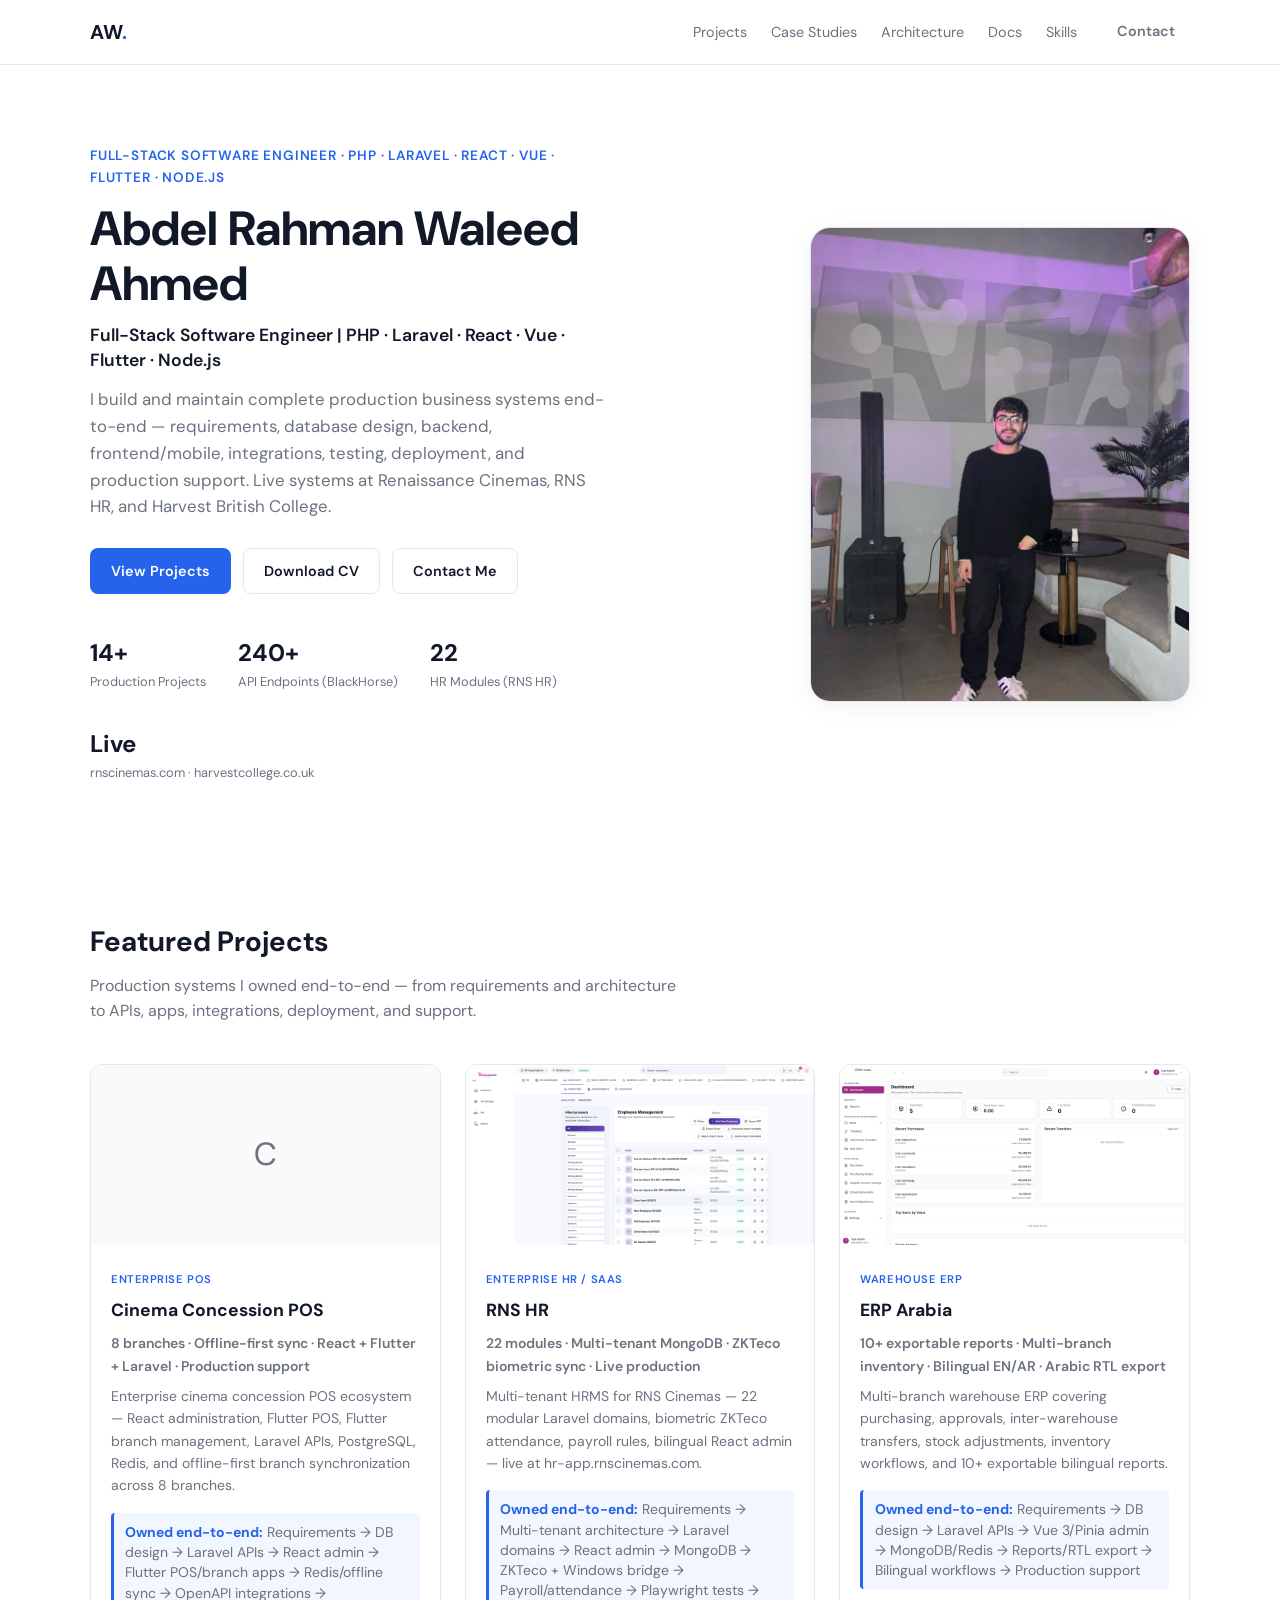
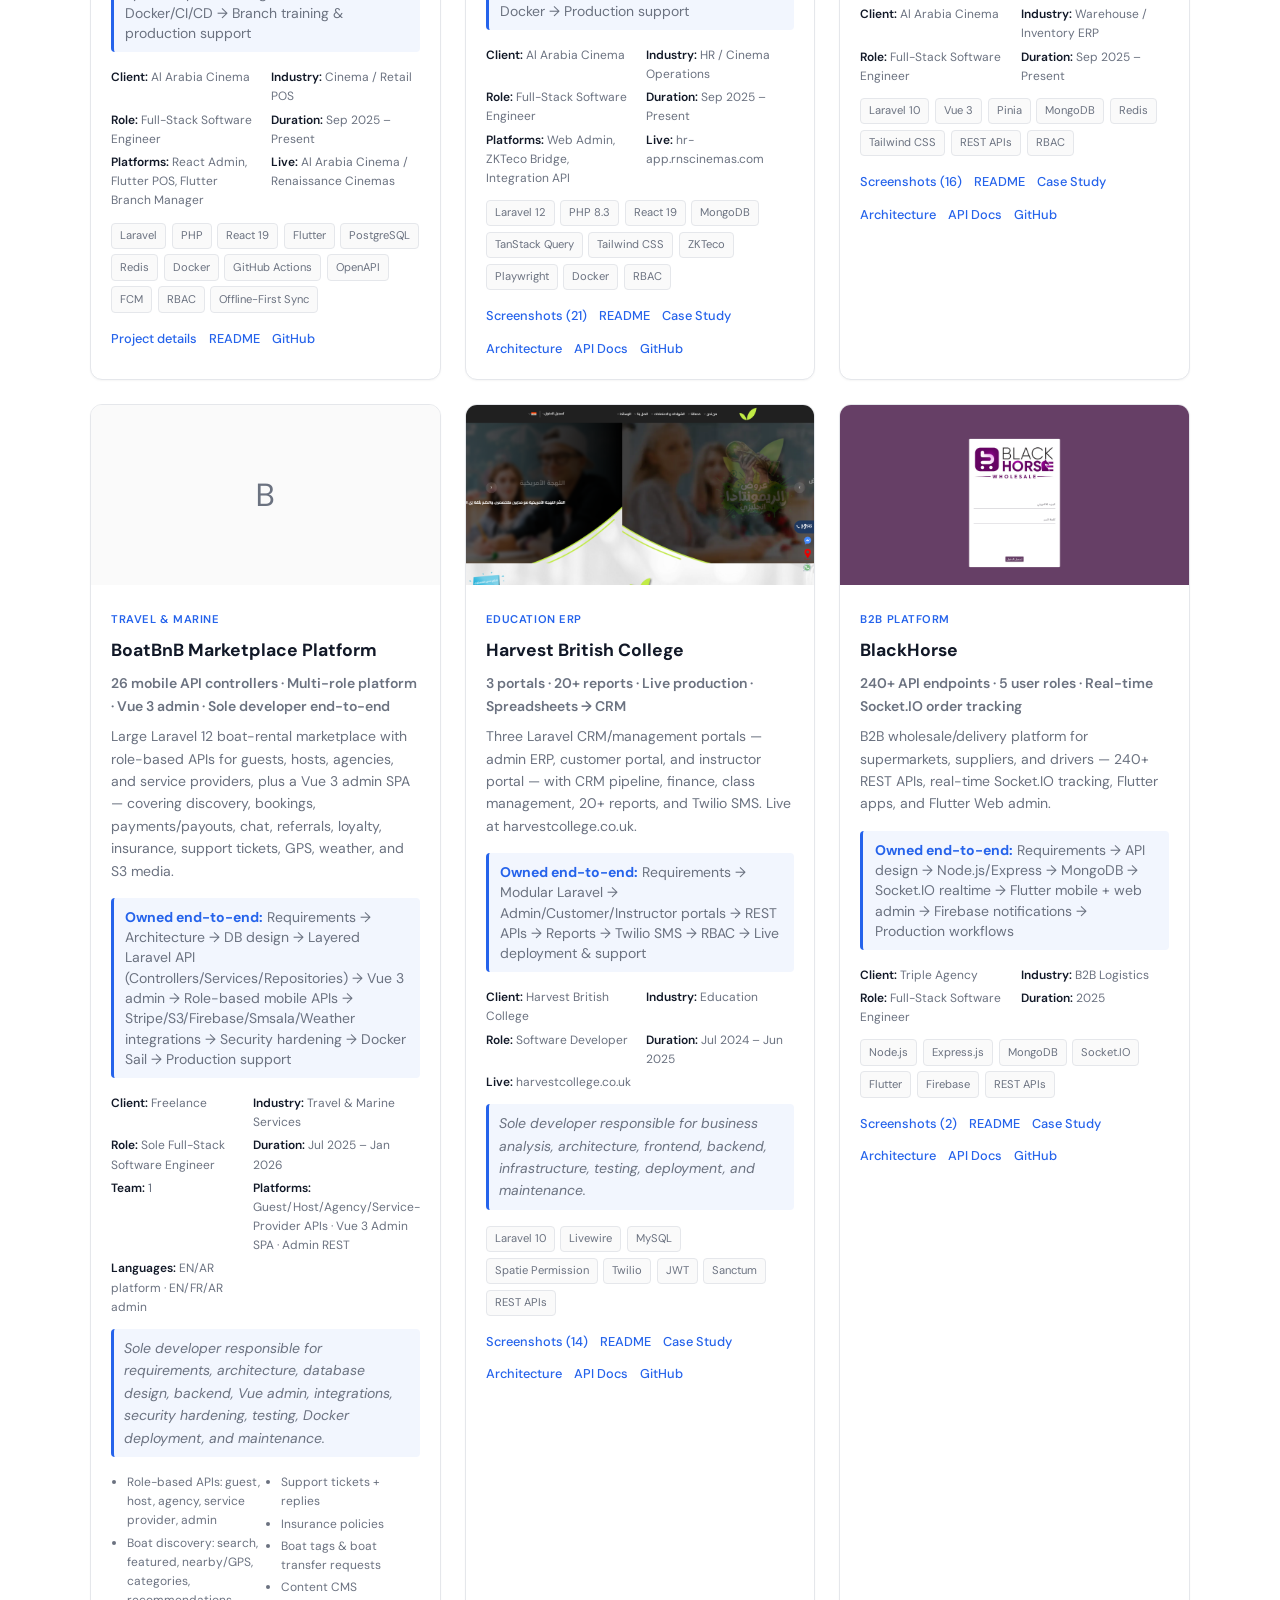
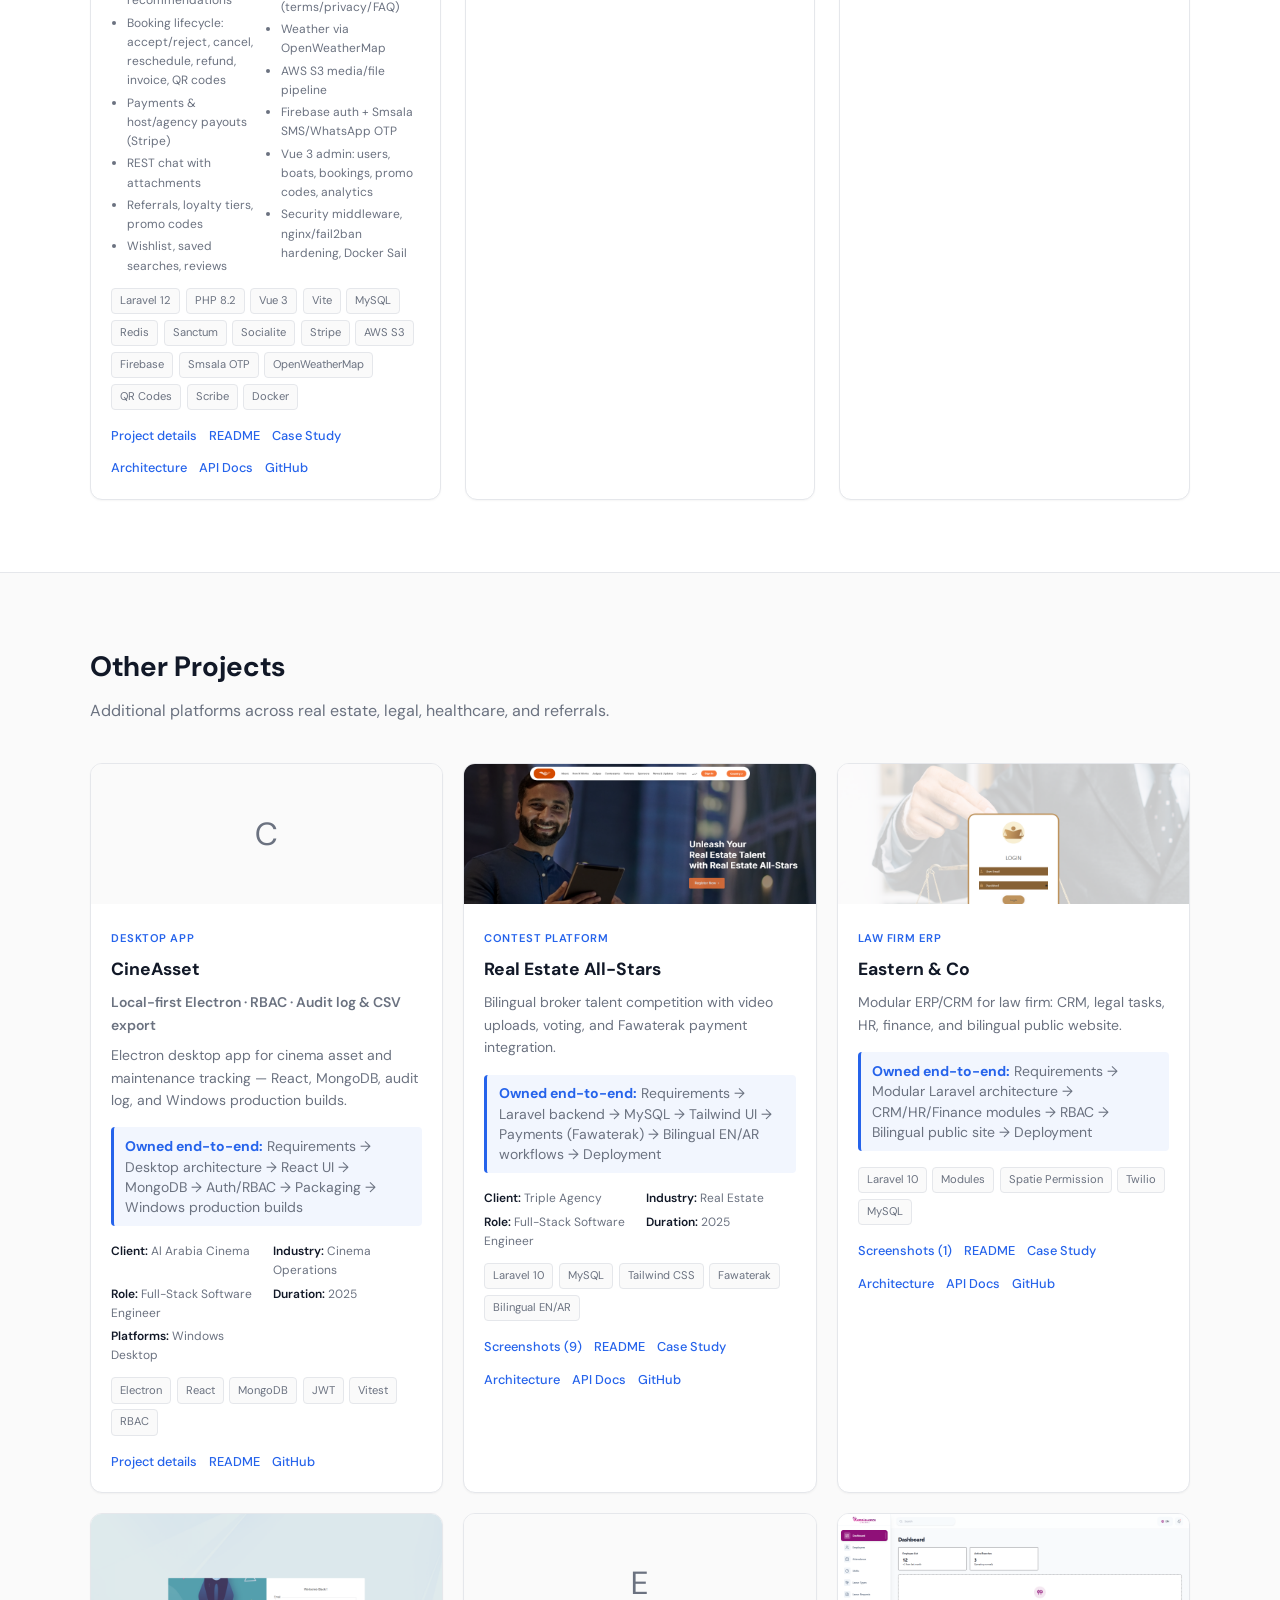
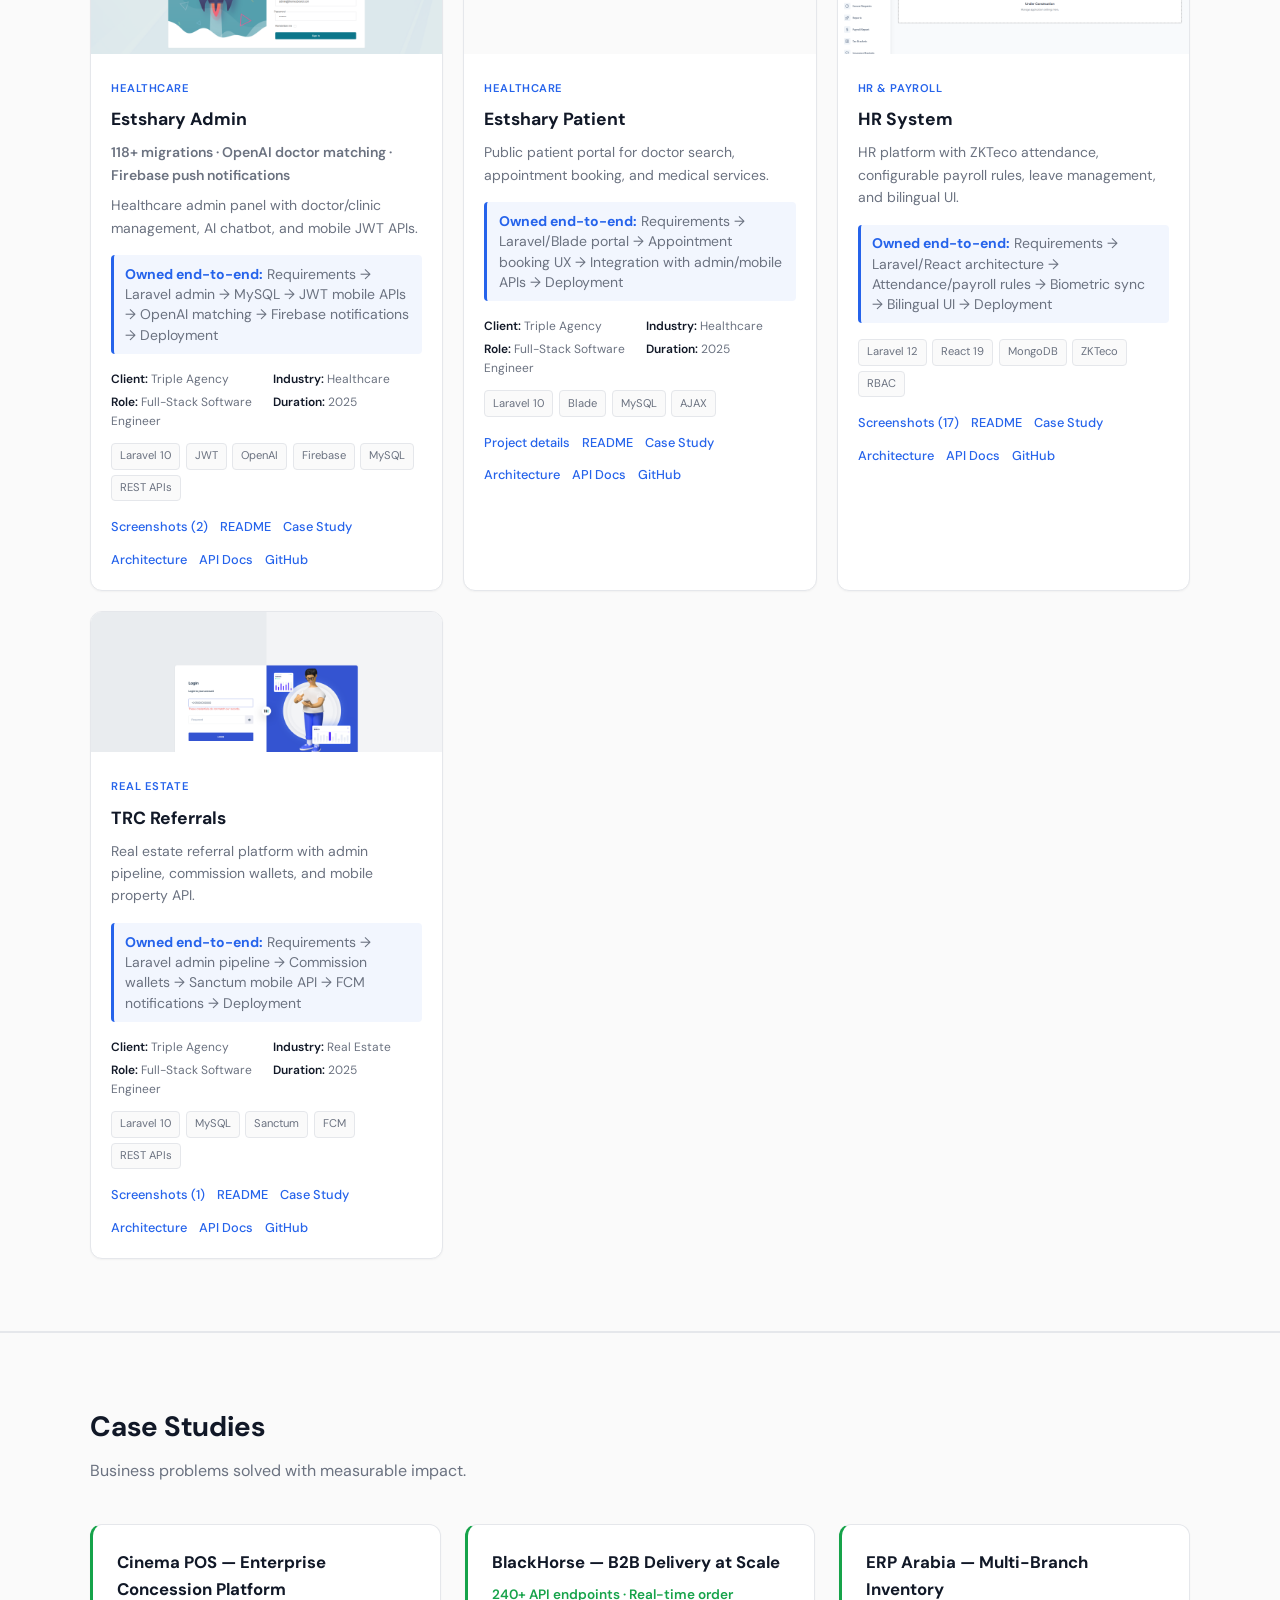
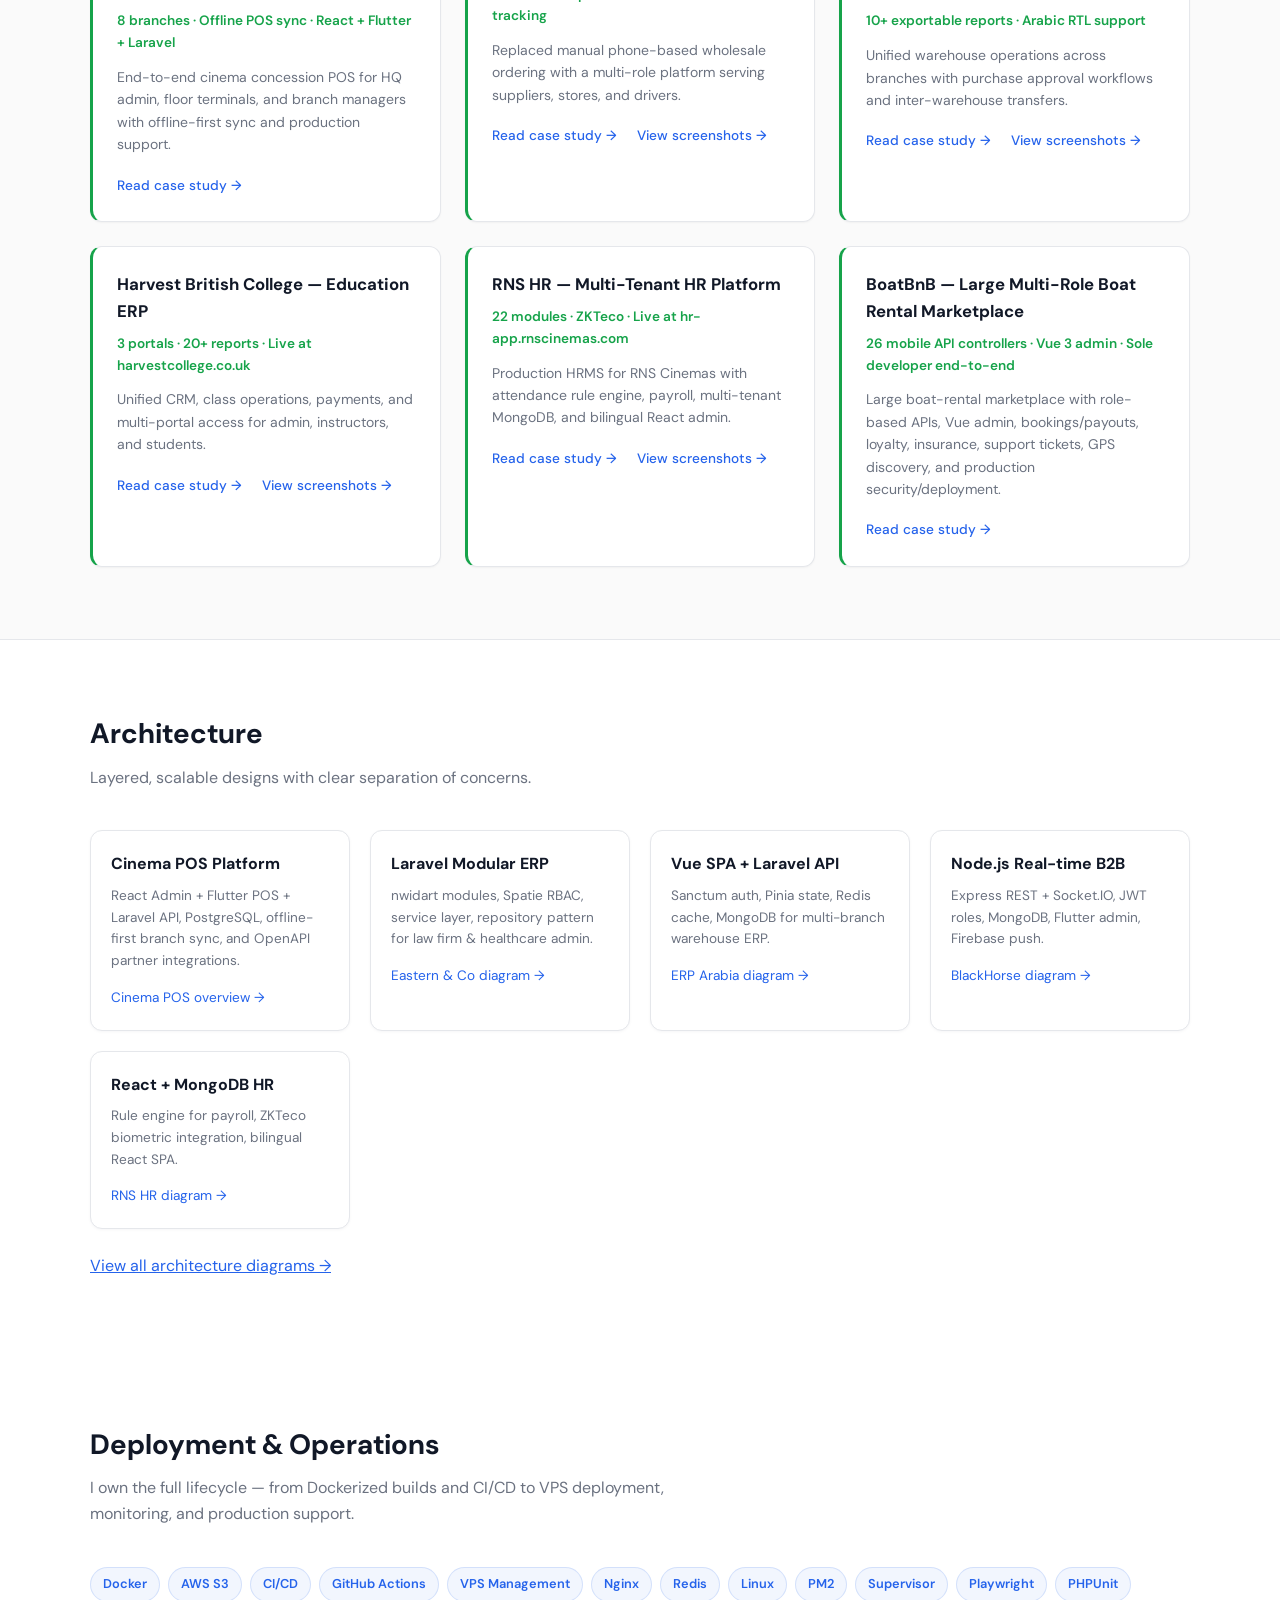
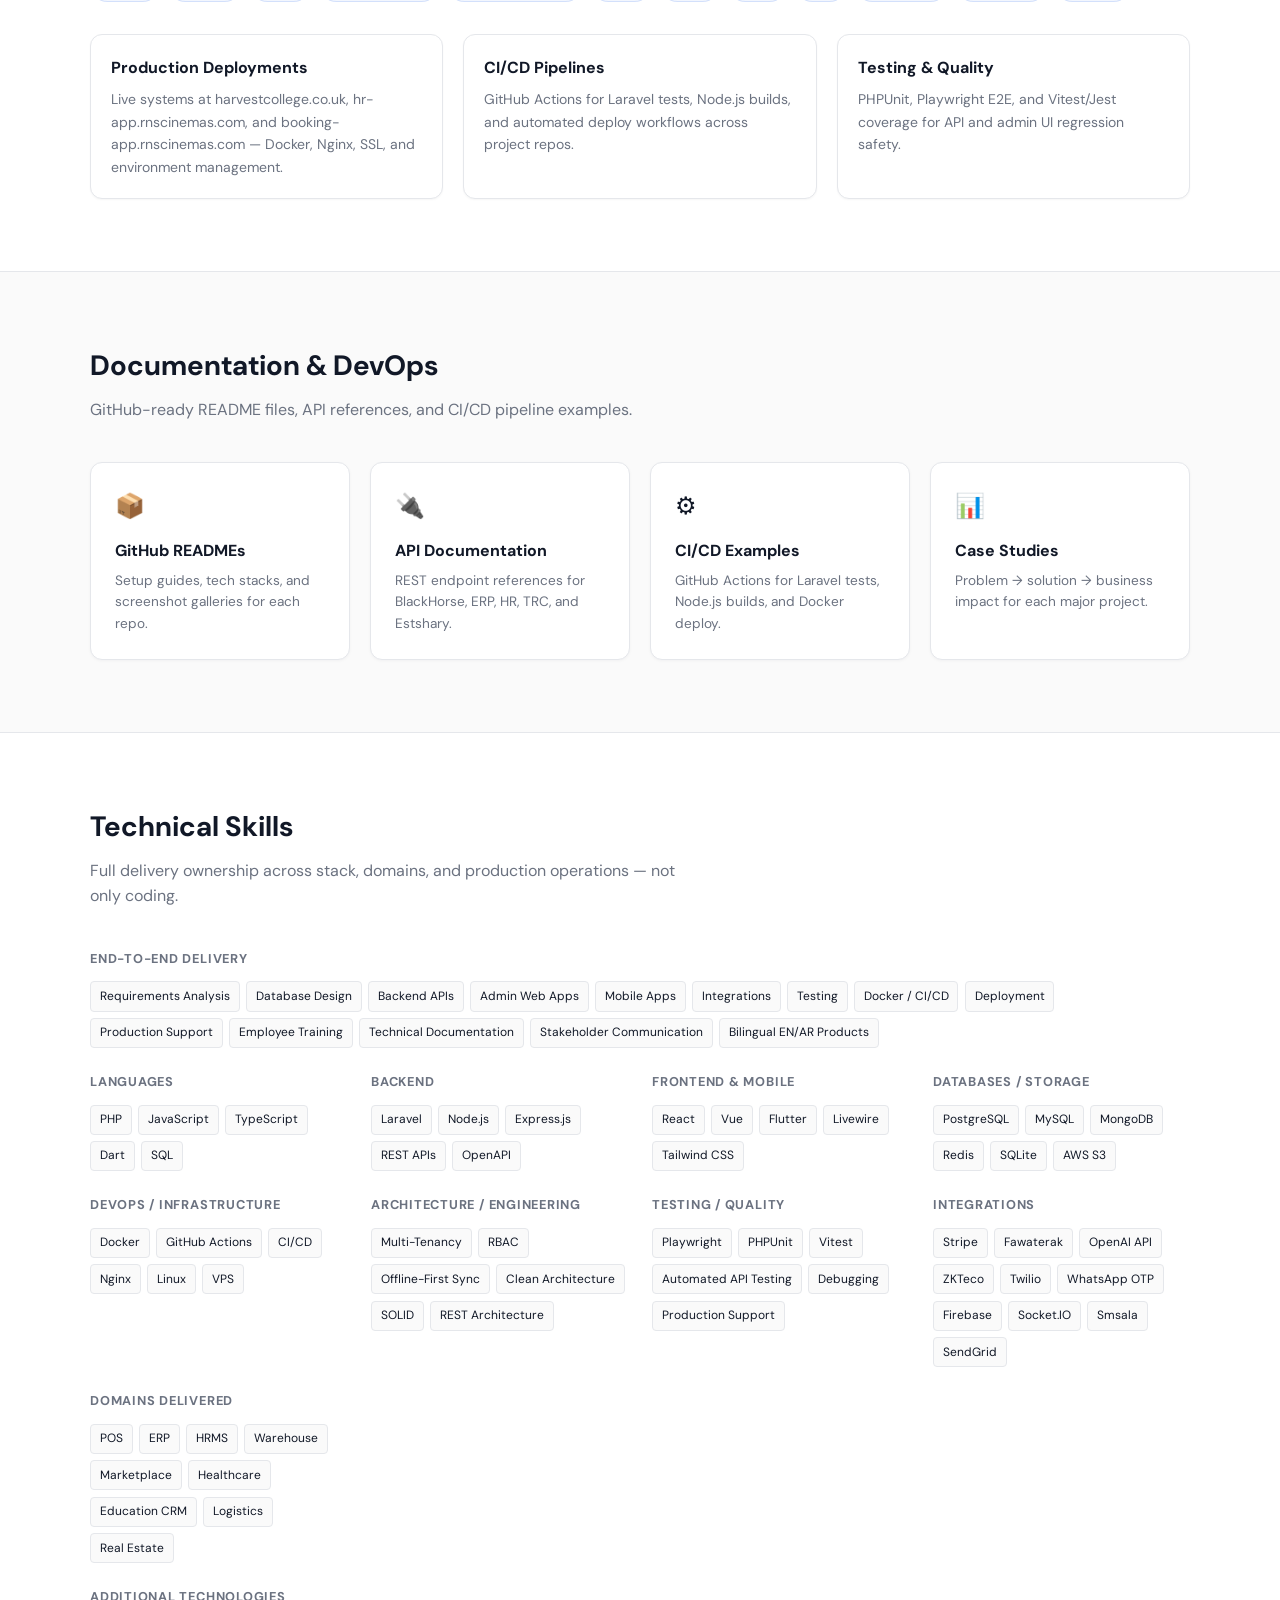
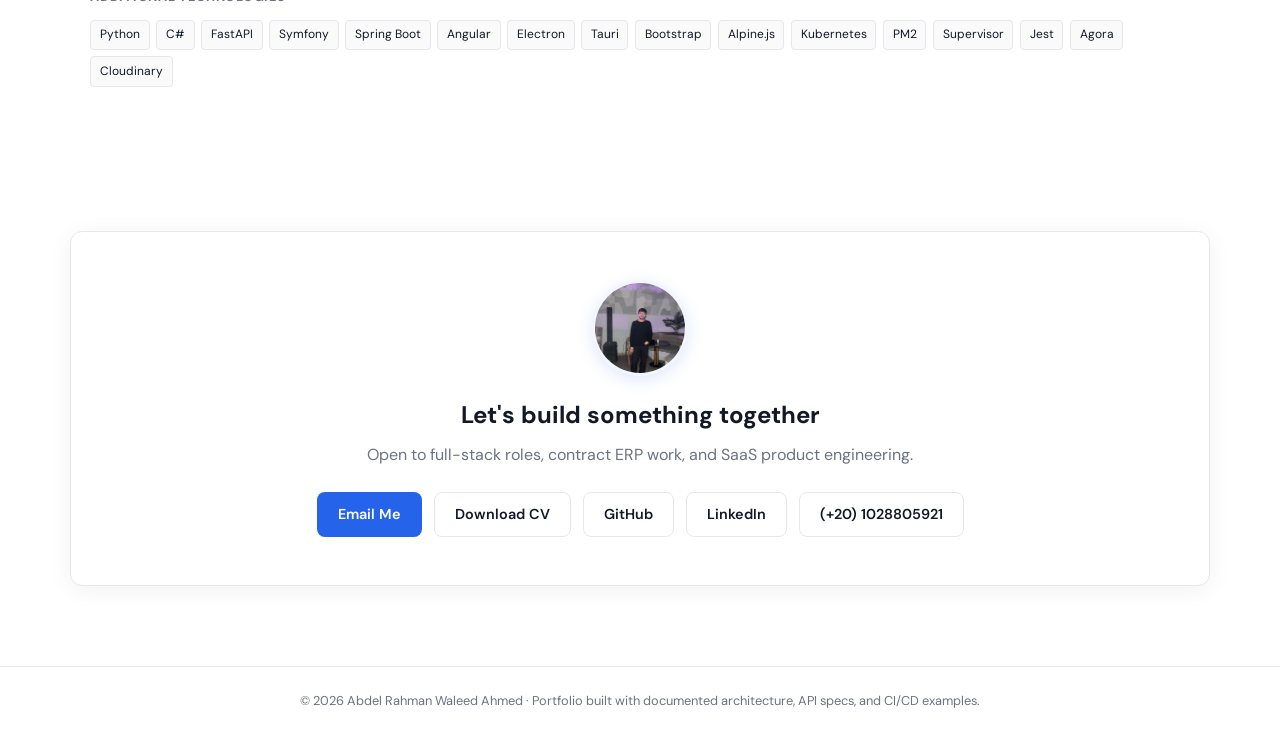
<file: index.html>
<!DOCTYPE html>
<html lang="en">
<head>
  <meta charset="UTF-8">
  <meta name="viewport" content="width=device-width, initial-scale=1.0">
  <meta name="description" content="Abdel Rahman Waleed Ahmed — Full-Stack Software Engineer specializing in Laravel, React, Flutter, and cinema/ERP platforms. Production POS, HRMS, and marketplace systems from idea to deployment.">
  <meta name="theme-color" content="#ffffff">
  <meta name="color-scheme" content="light">
  <title>Abdel Rahman Waleed Ahmed — Full-Stack Software Engineer | Laravel · React · Flutter</title>
  <link rel="preconnect" href="https://fonts.googleapis.com">
  <link rel="preconnect" href="https://fonts.gstatic.com" crossorigin>
  <link href="https://fonts.googleapis.com/css2?family=DM+Sans:ital,opsz,wght@0,9..40,400;0,9..40,500;0,9..40,600;0,9..40,700;1,9..40,400&family=JetBrains+Mono:wght@400;500&display=swap" rel="stylesheet">
  <link rel="stylesheet" href="css/style.css">
</head>
<body>
  <header class="site-header" id="top">
    <nav class="nav container">
      <a class="logo" href="#top">AW<span>.</span></a>
      <button class="nav-toggle" aria-label="Toggle menu" aria-expanded="false">
        <span></span><span></span><span></span>
      </button>
      <ul class="nav-links">
        <li><a href="#projects">Projects</a></li>
        <li><a href="#case-studies">Case Studies</a></li>
        <li><a href="#architecture">Architecture</a></li>
        <li><a href="#docs">Docs</a></li>
        <li><a href="#skills">Skills</a></li>
        <li><a href="#contact" class="btn btn-sm">Contact</a></li>
      </ul>
    </nav>
  </header>

  <main>
    <section class="hero">
      <div class="container hero-grid">
        <div class="hero-content">
          <p class="eyebrow">Full-Stack Software Engineer · PHP · Laravel · React · Vue · Flutter · Node.js</p>
          <h1>Abdel Rahman Waleed Ahmed</h1>
          <p class="hero-specialty">Full-Stack Software Engineer | PHP · Laravel · React · Vue · Flutter · Node.js</p>
          <p class="hero-lead">
            I build and maintain complete production business systems end-to-end —
            requirements, database design, backend, frontend/mobile, integrations, testing, deployment, and production support.
            Live systems at Renaissance Cinemas, RNS HR, and Harvest British College.
          </p>
          <div class="hero-actions">
            <a href="#projects" class="btn btn-primary">View Projects</a>
            <a href="assets/Abdel_Rahman_Waleed_Ahmed_CV_Final_2026.pdf" class="btn btn-ghost" download>Download CV</a>
            <a href="#contact" class="btn btn-ghost">Contact Me</a>
          </div>
          <div class="hero-stats">
            <div><strong>14+</strong><span>Production Projects</span></div>
            <div><strong>240+</strong><span>API Endpoints (BlackHorse)</span></div>
            <div><strong>22</strong><span>HR Modules (RNS HR)</span></div>
            <div><strong>Live</strong><span>rnscinemas.com · harvestcollege.co.uk</span></div>
          </div>
        </div>
        <div class="hero-visual">
          <div class="hero-photo-wrap">
            <img src="assets/profile.png" alt="Abdel Rahman Waleed Ahmed" class="hero-photo" width="400" height="500">
          </div>
        </div>
      </div>
    </section>

    <section id="projects" class="section">
      <div class="container">
        <div class="section-head">
          <h2>Featured Projects</h2>
          <p>Production systems I owned end-to-end — from requirements and architecture to APIs, apps, integrations, deployment, and support.</p>
        </div>
        <div class="project-grid" id="project-grid"></div>
      </div>
    </section>

    <section id="other-projects" class="section section-alt">
      <div class="container">
        <div class="section-head">
          <h2>Other Projects</h2>
          <p>Additional platforms across real estate, legal, healthcare, and referrals.</p>
        </div>
        <div class="project-grid project-grid-compact" id="other-project-grid"></div>
      </div>
    </section>

    <section id="case-studies" class="section section-alt">
      <div class="container">
        <div class="section-head">
          <h2>Case Studies</h2>
          <p>Business problems solved with measurable impact.</p>
        </div>
        <div class="case-grid" id="case-grid"></div>
      </div>
    </section>

    <section id="architecture" class="section">
      <div class="container">
        <div class="section-head">
          <h2>Architecture</h2>
          <p>Layered, scalable designs with clear separation of concerns.</p>
        </div>
        <div class="arch-cards">
          <article class="arch-card">
            <h3>Cinema POS Platform</h3>
            <p>React Admin + Flutter POS + Laravel API, PostgreSQL, offline-first branch sync, and OpenAPI partner integrations.</p>
            <a href="doc.html?path=12-cinema-pos/CV_PROJECT.md">Cinema POS overview →</a>
          </article>
          <article class="arch-card">
            <h3>Laravel Modular ERP</h3>
            <p>nwidart modules, Spatie RBAC, service layer, repository pattern for law firm & healthcare admin.</p>
            <a href="doc.html?path=docs/architecture/easternco-law-erp.md">Eastern & Co diagram →</a>
          </article>
          <article class="arch-card">
            <h3>Vue SPA + Laravel API</h3>
            <p>Sanctum auth, Pinia state, Redis cache, MongoDB for multi-branch warehouse ERP.</p>
            <a href="doc.html?path=docs/architecture/erp-arabia.md">ERP Arabia diagram →</a>
          </article>
          <article class="arch-card">
            <h3>Node.js Real-time B2B</h3>
            <p>Express REST + Socket.IO, JWT roles, MongoDB, Flutter admin, Firebase push.</p>
            <a href="doc.html?path=docs/architecture/blackhorse.md">BlackHorse diagram →</a>
          </article>
          <article class="arch-card">
            <h3>React + MongoDB HR</h3>
            <p>Rule engine for payroll, ZKTeco biometric integration, bilingual React SPA.</p>
            <a href="doc.html?path=docs/architecture/rns-hr.md">RNS HR diagram →</a>
          </article>
        </div>
        <p class="arch-link"><a href="doc.html?path=docs/architecture/OVERVIEW.md">View all architecture diagrams →</a></p>
      </div>
    </section>

    <section id="ops" class="section">
      <div class="container">
        <div class="section-head">
          <h2>Deployment & Operations</h2>
          <p>I own the full lifecycle — from Dockerized builds and CI/CD to VPS deployment, monitoring, and production support.</p>
        </div>
        <div class="ops-badges">
          <span>Docker</span><span>AWS S3</span><span>CI/CD</span><span>GitHub Actions</span>
          <span>VPS Management</span><span>Nginx</span><span>Redis</span><span>Linux</span>
          <span>PM2</span><span>Supervisor</span><span>Playwright</span><span>PHPUnit</span>
        </div>
        <div class="ops-grid">
          <article class="ops-card">
            <h3>Production Deployments</h3>
            <p>Live systems at harvestcollege.co.uk, hr-app.rnscinemas.com, and booking-app.rnscinemas.com — Docker, Nginx, SSL, and environment management.</p>
          </article>
          <article class="ops-card">
            <h3>CI/CD Pipelines</h3>
            <p>GitHub Actions for Laravel tests, Node.js builds, and automated deploy workflows across project repos.</p>
          </article>
          <article class="ops-card">
            <h3>Testing & Quality</h3>
            <p>PHPUnit, Playwright E2E, and Vitest/Jest coverage for API and admin UI regression safety.</p>
          </article>
        </div>
      </div>
    </section>

    <section id="docs" class="section section-alt">
      <div class="container">
        <div class="section-head">
          <h2>Documentation & DevOps</h2>
          <p>GitHub-ready README files, API references, and CI/CD pipeline examples.</p>
        </div>
        <div class="docs-grid">
          <a class="doc-card" href="github-readmes/">
            <span class="doc-icon">📦</span>
            <h3>GitHub READMEs</h3>
            <p>Setup guides, tech stacks, and screenshot galleries for each repo.</p>
          </a>
          <a class="doc-card" href="doc.html?path=docs/api/OVERVIEW.md">
            <span class="doc-icon">🔌</span>
            <h3>API Documentation</h3>
            <p>REST endpoint references for BlackHorse, ERP, HR, TRC, and Estshary.</p>
          </a>
          <a class="doc-card" href="github-examples/.github/workflows/">
            <span class="doc-icon">⚙️</span>
            <h3>CI/CD Examples</h3>
            <p>GitHub Actions for Laravel tests, Node.js builds, and Docker deploy.</p>
          </a>
          <a class="doc-card" href="doc.html?path=case-studies/harvest-british-college.md">
            <span class="doc-icon">📊</span>
            <h3>Case Studies</h3>
            <p>Problem → solution → business impact for each major project.</p>
          </a>
        </div>
      </div>
    </section>

    <section id="skills" class="section">
      <div class="container">
        <div class="section-head">
          <h2>Technical Skills</h2>
          <p>Full delivery ownership across stack, domains, and production operations — not only coding.</p>
        </div>
        <div class="skills-wrap">
          <div class="skill-group skill-group-wide">
            <h4>End-to-End Delivery</h4>
            <div class="tags">
              <span>Requirements Analysis</span><span>Database Design</span><span>Backend APIs</span><span>Admin Web Apps</span>
              <span>Mobile Apps</span><span>Integrations</span><span>Testing</span><span>Docker / CI/CD</span>
              <span>Deployment</span><span>Production Support</span><span>Employee Training</span><span>Technical Documentation</span>
              <span>Stakeholder Communication</span><span>Bilingual EN/AR Products</span>
            </div>
          </div>
          <div class="skill-group">
            <h4>Languages</h4>
            <div class="tags">
              <span>PHP</span><span>JavaScript</span><span>TypeScript</span><span>Dart</span><span>SQL</span>
            </div>
          </div>
          <div class="skill-group">
            <h4>Backend</h4>
            <div class="tags">
              <span>Laravel</span><span>Node.js</span><span>Express.js</span><span>REST APIs</span><span>OpenAPI</span>
            </div>
          </div>
          <div class="skill-group">
            <h4>Frontend & Mobile</h4>
            <div class="tags">
              <span>React</span><span>Vue</span><span>Flutter</span><span>Livewire</span><span>Tailwind CSS</span>
            </div>
          </div>
          <div class="skill-group">
            <h4>Databases / Storage</h4>
            <div class="tags">
              <span>PostgreSQL</span><span>MySQL</span><span>MongoDB</span><span>Redis</span><span>SQLite</span><span>AWS S3</span>
            </div>
          </div>
          <div class="skill-group">
            <h4>DevOps / Infrastructure</h4>
            <div class="tags">
              <span>Docker</span><span>GitHub Actions</span><span>CI/CD</span><span>Nginx</span><span>Linux</span><span>VPS</span>
            </div>
          </div>
          <div class="skill-group">
            <h4>Architecture / Engineering</h4>
            <div class="tags">
              <span>Multi-Tenancy</span><span>RBAC</span><span>Offline-First Sync</span><span>Clean Architecture</span><span>SOLID</span><span>REST Architecture</span>
            </div>
          </div>
          <div class="skill-group">
            <h4>Testing / Quality</h4>
            <div class="tags">
              <span>Playwright</span><span>PHPUnit</span><span>Vitest</span><span>Automated API Testing</span><span>Debugging</span><span>Production Support</span>
            </div>
          </div>
          <div class="skill-group">
            <h4>Integrations</h4>
            <div class="tags">
              <span>Stripe</span><span>Fawaterak</span><span>OpenAI API</span><span>ZKTeco</span><span>Twilio</span><span>WhatsApp OTP</span><span>Firebase</span><span>Socket.IO</span><span>Smsala</span><span>SendGrid</span>
            </div>
          </div>
          <div class="skill-group">
            <h4>Domains Delivered</h4>
            <div class="tags">
              <span>POS</span><span>ERP</span><span>HRMS</span><span>Warehouse</span><span>Marketplace</span><span>Healthcare</span><span>Education CRM</span><span>Logistics</span><span>Real Estate</span>
            </div>
          </div>
          <div class="skill-group skill-group-wide">
            <h4>Additional Technologies</h4>
            <div class="tags">
              <span>Python</span><span>C#</span><span>FastAPI</span><span>Symfony</span><span>Spring Boot</span><span>Angular</span><span>Electron</span><span>Tauri</span><span>Bootstrap</span><span>Alpine.js</span><span>Kubernetes</span><span>PM2</span><span>Supervisor</span><span>Jest</span><span>Agora</span><span>Cloudinary</span>
            </div>
          </div>
        </div>
      </div>
    </section>

    <section id="contact" class="section section-contact">
      <div class="container contact-box">
        <img src="assets/profile.png" alt="" class="contact-avatar" width="96" height="96">
        <h2>Let's build something together</h2>
        <p>Open to full-stack roles, contract ERP work, and SaaS product engineering.</p>
        <div class="contact-links">
          <a href="mailto:abdelrahman.waleed500@gmail.com" class="btn btn-primary">Email Me</a>
          <a href="assets/Abdel_Rahman_Waleed_Ahmed_CV_Final_2026.pdf" class="btn btn-ghost" download>Download CV</a>
          <a href="https://github.com/Abdelrahman1203" class="btn btn-ghost" target="_blank" rel="noopener">GitHub</a>
          <a href="https://linkedin.com/in/abdelrahman-waleed-456081278" class="btn btn-ghost" target="_blank" rel="noopener">LinkedIn</a>
          <a href="tel:+201028805921" class="btn btn-ghost">(+20) 1028805921</a>
        </div>
      </div>
    </section>
  </main>

  <footer class="site-footer">
    <div class="container">
      <p>&copy; 2026 Abdel Rahman Waleed Ahmed · Portfolio built with documented architecture, API specs, and CI/CD examples.</p>
    </div>
  </footer>

  <script src="js/doc-links.js"></script>
  <script src="js/gallery-manifest.js"></script>
  <script src="js/projects.js"></script>
  <script src="js/main.js"></script>
</body>
</html>
</file>
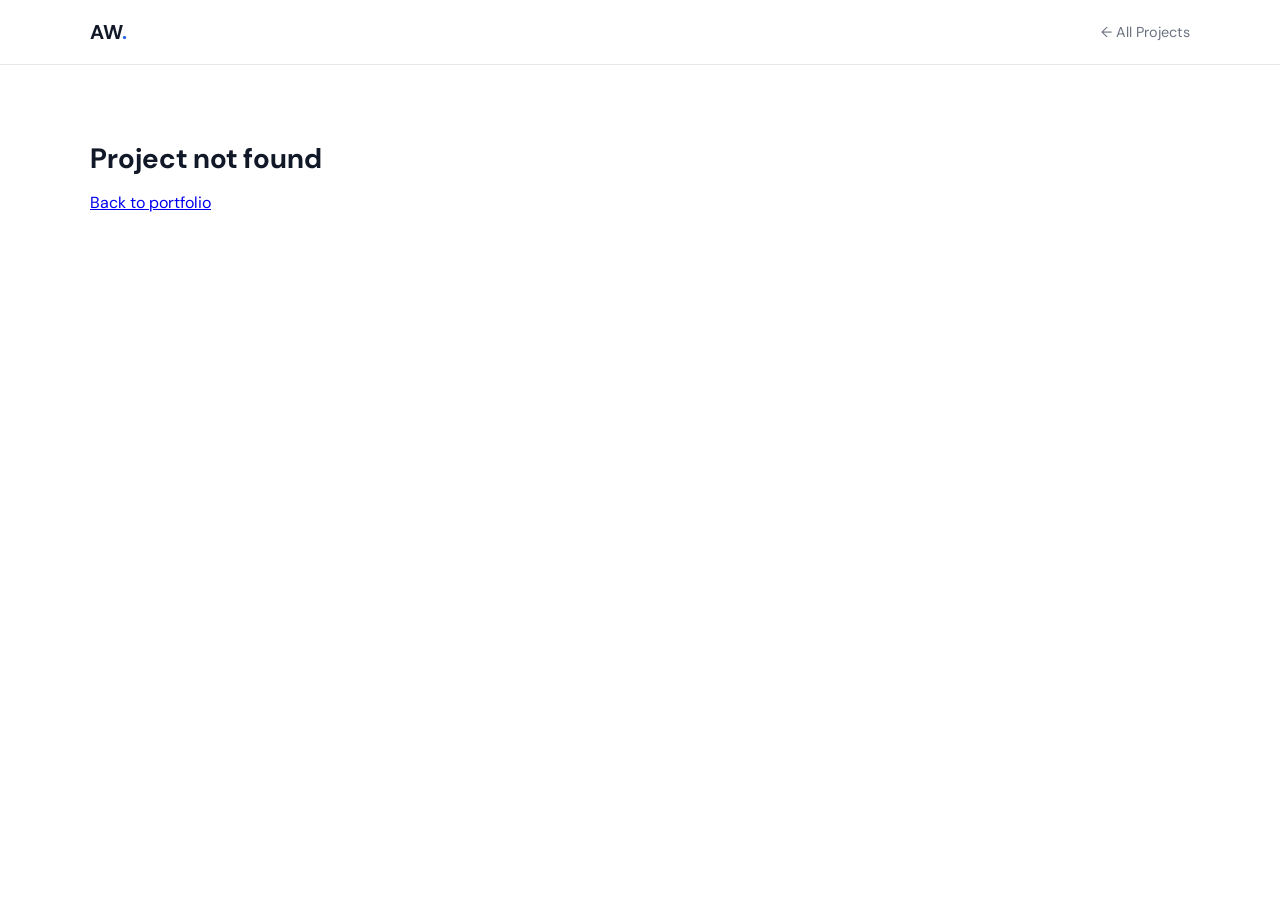
<file: project.html>
<!DOCTYPE html>
<html lang="en">
<head>
  <meta charset="UTF-8">
  <meta name="viewport" content="width=device-width, initial-scale=1.0">
  <meta name="theme-color" content="#ffffff">
  <meta name="color-scheme" content="light">
  <title>Project Gallery — Portfolio</title>
  <link href="https://fonts.googleapis.com/css2?family=DM+Sans:wght@400;500;600;700&display=swap" rel="stylesheet">
  <link rel="stylesheet" href="css/style.css">
</head>
<body>
  <header class="site-header">
    <nav class="nav container">
      <a class="logo" href="index.html">AW<span>.</span></a>
      <ul class="nav-links">
        <li><a href="index.html#projects">← All Projects</a></li>
      </ul>
    </nav>
  </header>

  <main class="section">
    <div class="container">
      <div id="project-header" class="section-head"></div>
      <div class="gallery-tabs" id="gallery-tabs"></div>
      <div class="gallery-grid" id="gallery-grid"></div>
      <div class="project-doc-links" id="doc-links"></div>
    </div>
  </main>

  <div class="lightbox" id="lightbox" hidden>
    <button class="lightbox-close" aria-label="Close">×</button>
    <button class="lightbox-prev" aria-label="Previous">‹</button>
    <img id="lightbox-img" alt="">
    <button class="lightbox-next" aria-label="Next">›</button>
    <p id="lightbox-caption"></p>
  </div>

  <script src="js/projects.js"></script>
  <script src="js/gallery-manifest.js"></script>
  <script src="js/project-gallery.js"></script>
</body>
</html>
</file>
<file: css/style.css>
:root {
  --bg: #ffffff;
  --bg-alt: #fafafa;
  --surface: #ffffff;
  --border: #e5e7eb;
  --text: #111827;
  --muted: #6b7280;
  --accent: #2563eb;
  --accent-soft: rgba(37, 99, 235, 0.06);
  --green: #16a34a;
  --radius: 12px;
  --shadow: 0 4px 24px rgba(0, 0, 0, 0.06);
  --font: 'DM Sans', system-ui, sans-serif;
  --mono: 'JetBrains Mono', monospace;
  color-scheme: light;
}

*, *::before, *::after { box-sizing: border-box; margin: 0; padding: 0; }
html { scroll-behavior: smooth; }
body {
  font-family: var(--font);
  background: var(--bg);
  color: var(--text);
  line-height: 1.6;
  -webkit-font-smoothing: antialiased;
}

.container { max-width: 1140px; margin: 0 auto; padding: 0 1.25rem; }

/* Header */
.site-header {
  position: sticky; top: 0; z-index: 100;
  background: rgba(255, 255, 255, 0.98);
  backdrop-filter: blur(12px);
  border-bottom: 1px solid var(--border);
}
.nav { display: flex; align-items: center; justify-content: space-between; height: 64px; }
.logo { font-weight: 700; font-size: 1.25rem; color: var(--text); text-decoration: none; }
.logo span { color: var(--accent); }
.nav-links { display: flex; align-items: center; gap: 1.5rem; list-style: none; }
.nav-links a { color: var(--muted); text-decoration: none; font-size: 0.9rem; transition: color 0.2s; }
.nav-links a:hover { color: var(--text); }
.nav-toggle { display: none; background: none; border: none; cursor: pointer; padding: 4px; }
.nav-toggle span { display: block; width: 22px; height: 2px; background: var(--text); margin: 5px 0; }

.btn {
  display: inline-flex; align-items: center; justify-content: center;
  padding: 0.65rem 1.25rem; border-radius: 8px; font-weight: 600; font-size: 0.9rem;
  text-decoration: none; border: 1px solid transparent; transition: all 0.2s; cursor: pointer;
}
.btn-sm { padding: 0.45rem 0.9rem; font-size: 0.85rem; }
.btn-primary { background: var(--accent); color: #fff; }
.btn-primary:hover { filter: brightness(1.08); }
.btn-ghost { border-color: var(--border); color: var(--text); background: var(--surface); }
.btn-ghost:hover { border-color: var(--accent); color: var(--accent); }

/* Hero */
.hero {
  padding: 5rem 0 4rem;
  background: #ffffff;
}
.hero-grid { display: grid; grid-template-columns: 1fr 1fr; gap: 3rem; align-items: center; }
.eyebrow { color: var(--accent); font-size: 0.85rem; font-weight: 600; text-transform: uppercase; letter-spacing: 0.06em; margin-bottom: 0.75rem; }
.hero h1 { font-size: clamp(2rem, 5vw, 3rem); font-weight: 700; line-height: 1.15; margin-bottom: 0.75rem; color: var(--text); }
.hero-specialty { font-size: 1.1rem; font-weight: 600; color: var(--text); max-width: 540px; margin-bottom: 0.75rem; line-height: 1.45; }
.hero-lead { color: var(--muted); font-size: 1.05rem; max-width: 520px; margin-bottom: 1.75rem; }
.hero-actions { display: flex; gap: 0.75rem; flex-wrap: wrap; margin-bottom: 2.5rem; }
.hero-stats { display: flex; gap: 2rem; flex-wrap: wrap; }
.hero-stats div { display: flex; flex-direction: column; }
.hero-stats strong { font-size: 1.5rem; color: var(--text); }
.hero-stats span { font-size: 0.8rem; color: var(--muted); }

.hero-photo-wrap {
  border-radius: 20px; overflow: hidden;
  box-shadow: var(--shadow);
  border: 1px solid var(--border);
  background: var(--surface);
  max-width: 380px; margin-left: auto;
}
.hero-photo {
  width: 100%; height: auto; display: block;
  object-fit: cover; object-position: center top;
  aspect-ratio: 4 / 5;
}

.code-window {
  background: var(--surface); border: 1px solid var(--border); border-radius: var(--radius);
  overflow: hidden; box-shadow: var(--shadow);
}
.code-bar { display: flex; gap: 6px; padding: 12px 16px; background: #fafafa; border-bottom: 1px solid var(--border); }
.code-bar span { width: 10px; height: 10px; border-radius: 50%; background: var(--border); }
.code-bar span:nth-child(1) { background: #ef4444; }
.code-bar span:nth-child(2) { background: #eab308; }
.code-bar span:nth-child(3) { background: #22c55e; }
.code-window pre { padding: 1.25rem; overflow-x: auto; font-family: var(--mono); font-size: 0.8rem; line-height: 1.7; background: #fafafa; }
.c-kw { color: #7c3aed; }
.c-str { color: #059669; }

/* Sections */
.section { padding: 4.5rem 0; }
.section-alt { background: #fafafa; border-top: 1px solid var(--border); border-bottom: 1px solid var(--border); }
.section-head { margin-bottom: 2.5rem; max-width: 600px; }
.section-head h2 { font-size: 1.75rem; margin-bottom: 0.5rem; color: var(--text); }
.section-head p { color: var(--muted); }

/* Projects */
.project-grid { display: grid; grid-template-columns: repeat(auto-fill, minmax(320px, 1fr)); gap: 1.5rem; }
.project-card {
  background: var(--surface); border: 1px solid var(--border); border-radius: var(--radius);
  overflow: hidden; transition: border-color 0.2s, transform 0.2s, box-shadow 0.2s;
  box-shadow: 0 1px 2px rgba(0, 0, 0, 0.04);
}
.project-card:hover { border-color: var(--accent); transform: translateY(-2px); box-shadow: var(--shadow); }
.project-thumb {
  height: 180px; background: #fafafa; overflow: hidden; position: relative;
}
.project-thumb img { width: 100%; height: 100%; object-fit: cover; object-position: top; }
.project-thumb .placeholder {
  display: flex; align-items: center; justify-content: center; height: 100%;
  color: var(--muted); font-size: 2rem;
}
.project-body { padding: 1.25rem; }
.project-tag { font-size: 0.7rem; font-weight: 600; text-transform: uppercase; letter-spacing: 0.05em; color: var(--accent); }
.project-body h3 { font-size: 1.1rem; margin: 0.35rem 0 0.5rem; }
.project-impact { color: var(--green); font-weight: 600; font-size: 0.8rem; margin-bottom: 0.5rem !important; }
.project-body p { color: var(--muted); font-size: 0.875rem; margin-bottom: 1rem; }
.project-card-compact .project-thumb { height: 140px; }
.project-grid-compact { grid-template-columns: repeat(auto-fill, minmax(280px, 1fr)); gap: 1.25rem; }
.project-stack { display: flex; flex-wrap: wrap; gap: 0.35rem; margin-bottom: 1rem; }
.project-stack span {
  font-size: 0.7rem; padding: 0.2rem 0.5rem; background: #fafafa;
  border: 1px solid var(--border); border-radius: 4px; color: var(--muted);
}
.project-links { display: flex; gap: 0.75rem; flex-wrap: wrap; }
.project-links a { font-size: 0.8rem; color: var(--accent); text-decoration: none; font-weight: 500; }
.project-links a:hover { text-decoration: underline; }

.project-e2e {
  font-size: 0.78rem; color: var(--text);
  margin: 0.65rem 0 0.5rem; padding: 0.55rem 0.7rem;
  background: var(--accent-soft); border-left: 3px solid var(--accent); border-radius: 4px;
  line-height: 1.45;
}
.project-e2e strong { color: var(--accent); font-weight: 700; }
.project-meta {
  display: grid; grid-template-columns: 1fr 1fr; gap: 0.25rem 0.75rem;
  margin: 0.75rem 0; font-size: 0.75rem; color: var(--muted);
}
.project-meta span strong { color: var(--text); font-weight: 600; }
.project-note {
  font-size: 0.78rem; color: var(--text); font-style: italic;
  margin: 0.5rem 0 0.75rem; padding: 0.5rem 0.65rem;
  background: var(--accent-soft); border-left: 3px solid var(--accent); border-radius: 4px;
}
.project-features {
  margin: 0 0 0.75rem 1rem; font-size: 0.75rem; color: var(--muted);
  columns: 2; column-gap: 1rem;
}
.project-features li { margin-bottom: 0.2rem; break-inside: avoid; }
.skill-group-wide { grid-column: 1 / -1; }
.skill-group-wide .tags { display: flex; flex-wrap: wrap; gap: 0.4rem; }

/* Markdown doc viewer */
.doc-page { padding-top: 2rem; padding-bottom: 4rem; }
.doc-loading, .doc-error { color: var(--muted); padding: 2rem 0; text-align: center; }
.md-body {
  max-width: 820px; margin: 0 auto;
  font-size: 0.95rem; line-height: 1.75; color: var(--text);
}
.md-body h1 { font-size: 1.75rem; margin-bottom: 1rem; padding-bottom: 0.5rem; border-bottom: 1px solid var(--border); }
.md-body h2 { font-size: 1.25rem; margin: 2rem 0 0.75rem; color: var(--text); }
.md-body h3 { font-size: 1.05rem; margin: 1.25rem 0 0.5rem; }
.md-body p { margin-bottom: 0.85rem; color: var(--muted); }
.md-body ul, .md-body ol { margin: 0 0 1rem 1.25rem; color: var(--muted); }
.md-body li { margin-bottom: 0.35rem; }
.md-body a { color: var(--accent); text-decoration: none; }
.md-body a:hover { text-decoration: underline; }
.md-body code {
  font-family: var(--mono); font-size: 0.85em;
  background: var(--bg-alt); padding: 0.15rem 0.4rem; border-radius: 4px;
}
.md-body pre {
  background: #fafafa; border: 1px solid var(--border); border-radius: 8px;
  padding: 1rem; overflow-x: auto; margin-bottom: 1rem;
}
.md-body pre code { background: none; padding: 0; }
.md-body table, .md-table {
  width: 100%; border-collapse: collapse; margin: 1rem 0 1.5rem;
  font-size: 0.88rem;
}
.md-body th, .md-body td {
  border: 1px solid var(--border); padding: 0.55rem 0.75rem; text-align: left;
}
.md-body th { background: #fafafa; font-weight: 600; color: var(--text); }
.md-body hr { border: none; border-top: 1px solid var(--border); margin: 2rem 0; }
.md-body blockquote {
  border-left: 3px solid var(--accent); margin: 1rem 0; padding: 0.5rem 1rem;
  background: var(--accent-soft); color: var(--text);
}

/* Case studies */
.case-grid { display: grid; grid-template-columns: repeat(auto-fill, minmax(340px, 1fr)); gap: 1.5rem; }
.case-card {
  background: var(--surface); border: 1px solid var(--border); border-radius: var(--radius);
  padding: 1.5rem; border-left: 3px solid var(--green);
  box-shadow: 0 1px 2px rgba(0, 0, 0, 0.04);
}
.case-card h3 { font-size: 1.05rem; margin-bottom: 0.5rem; }
.case-card .impact { color: var(--green); font-weight: 600; font-size: 0.85rem; margin-bottom: 0.75rem; }
.case-card p { color: var(--muted); font-size: 0.875rem; margin-bottom: 1rem; }
.case-card a { color: var(--accent); font-size: 0.85rem; text-decoration: none; font-weight: 500; }
.case-card .case-gallery-link { display: inline-block; margin-left: 1rem; }

/* Gallery page */
.gallery-tabs { display: flex; gap: 0.5rem; flex-wrap: wrap; margin-bottom: 1.5rem; }
.gallery-tab {
  padding: 0.45rem 0.9rem; border-radius: 8px; border: 1px solid var(--border);
  background: var(--surface); color: var(--muted); font-size: 0.85rem; cursor: pointer;
}
.gallery-tab.active { border-color: var(--accent); color: var(--accent); background: var(--accent-soft); }
.gallery-grid {
  display: grid; grid-template-columns: repeat(auto-fill, minmax(260px, 1fr)); gap: 1rem; margin-bottom: 2rem;
}
.gallery-item {
  background: var(--surface); border: 1px solid var(--border); border-radius: var(--radius);
  overflow: hidden; cursor: pointer; transition: border-color 0.2s, transform 0.2s;
  box-shadow: 0 1px 2px rgba(0, 0, 0, 0.04);
}
.gallery-item:hover { border-color: var(--accent); transform: translateY(-2px); }
.gallery-item img { width: 100%; height: 200px; object-fit: cover; object-position: top; display: block; background: #fafafa; }
.gallery-item figcaption {
  padding: 0.6rem 0.75rem; font-size: 0.75rem; color: var(--muted);
  text-transform: capitalize; border-top: 1px solid var(--border);
}
.gallery-empty { color: var(--muted); padding: 2rem; text-align: center; }
.project-doc-links { display: flex; gap: 0.75rem; flex-wrap: wrap; margin-top: 1rem; }

.lightbox {
  position: fixed; inset: 0; z-index: 200; background: rgba(255, 255, 255, 0.96);
  display: flex; flex-direction: column; align-items: center; justify-content: center; padding: 2rem;
}
.lightbox[hidden] { display: none !important; }
.lightbox img { max-width: min(95vw, 1200px); max-height: 80vh; object-fit: contain; border-radius: 8px; }
.lightbox-close, .lightbox-prev, .lightbox-next {
  position: absolute; background: var(--surface); border: 1px solid var(--border); color: var(--text);
  width: 44px; height: 44px; border-radius: 50%; font-size: 1.5rem; cursor: pointer;
}
.lightbox-close { top: 1rem; right: 1rem; }
.lightbox-prev { left: 1rem; top: 50%; transform: translateY(-50%); }
.lightbox-next { right: 1rem; top: 50%; transform: translateY(-50%); }
#lightbox-caption { color: var(--muted); margin-top: 1rem; font-size: 0.9rem; }

/* Ops / DevOps section */
.ops-badges { display: flex; flex-wrap: wrap; gap: 0.5rem; margin-bottom: 2rem; }
.ops-badges span {
  font-size: 0.8rem; font-weight: 600; padding: 0.4rem 0.75rem;
  background: var(--accent-soft); border: 1px solid rgba(37, 99, 235, 0.15);
  border-radius: 999px; color: var(--accent);
}
.ops-grid { display: grid; grid-template-columns: repeat(auto-fill, minmax(280px, 1fr)); gap: 1.25rem; }
.ops-card {
  background: var(--surface); border: 1px solid var(--border); border-radius: var(--radius);
  padding: 1.25rem; box-shadow: 0 1px 2px rgba(0, 0, 0, 0.04);
}
.ops-card h3 { font-size: 1rem; margin-bottom: 0.5rem; }
.ops-card p { color: var(--muted); font-size: 0.875rem; }

/* Architecture */
.arch-cards { display: grid; grid-template-columns: repeat(auto-fill, minmax(240px, 1fr)); gap: 1.25rem; }
.arch-card {
  background: var(--surface); border: 1px solid var(--border); border-radius: var(--radius); padding: 1.25rem;
  box-shadow: 0 1px 3px rgba(15, 23, 42, 0.04);
}
.arch-card h3 { font-size: 1rem; margin-bottom: 0.5rem; }
.arch-card p { color: var(--muted); font-size: 0.85rem; margin-bottom: 0.75rem; }
.arch-card a { color: var(--accent); font-size: 0.85rem; text-decoration: none; }
.arch-link { margin-top: 1.5rem; }
.arch-link a { color: var(--accent); }

/* Docs grid */
.docs-grid { display: grid; grid-template-columns: repeat(auto-fill, minmax(240px, 1fr)); gap: 1.25rem; }
.doc-card {
  background: var(--surface); border: 1px solid var(--border); border-radius: var(--radius);
  padding: 1.5rem; text-decoration: none; color: inherit; transition: border-color 0.2s, box-shadow 0.2s;
  box-shadow: 0 1px 3px rgba(15, 23, 42, 0.04);
}
.doc-card:hover { border-color: var(--accent); box-shadow: var(--shadow); }
.doc-icon { font-size: 1.5rem; display: block; margin-bottom: 0.75rem; }
.doc-card h3 { font-size: 1rem; margin-bottom: 0.4rem; }
.doc-card p { color: var(--muted); font-size: 0.85rem; }

/* Skills */
.skills-wrap { display: grid; grid-template-columns: repeat(auto-fill, minmax(220px, 1fr)); gap: 1.5rem; }
.skill-group h4 { font-size: 0.8rem; text-transform: uppercase; letter-spacing: 0.06em; color: var(--muted); margin-bottom: 0.75rem; }
.skill-group .tags { display: flex; flex-wrap: wrap; gap: 0.4rem; }
.skill-group .tags span {
  font-size: 0.75rem; padding: 0.28rem 0.55rem; background: #fafafa;
  border: 1px solid var(--border); border-radius: 4px; color: var(--text);
}
.tags { display: flex; flex-wrap: wrap; gap: 0.4rem; }
.tags span {
  font-size: 0.8rem; padding: 0.35rem 0.65rem; background: var(--surface);
  border: 1px solid var(--border); border-radius: 6px; color: var(--text);
}

/* Contact */
.section-contact { padding-bottom: 5rem; }
.contact-box {
  text-align: center; background: var(--surface); border: 1px solid var(--border);
  border-radius: var(--radius); padding: 3rem 2rem;
  box-shadow: var(--shadow);
}
.contact-avatar {
  width: 96px; height: 96px; border-radius: 50%; object-fit: cover;
  border: 3px solid var(--accent-soft); box-shadow: 0 4px 16px rgba(37, 99, 235, 0.15);
  margin: 0 auto 1.25rem; display: block;
}
.contact-box h2 { margin-bottom: 0.5rem; }
.contact-box p { color: var(--muted); margin-bottom: 1.5rem; }
.contact-links { display: flex; gap: 0.75rem; justify-content: center; flex-wrap: wrap; }

.site-footer {
  border-top: 1px solid var(--border); padding: 1.5rem 0;
  text-align: center; color: var(--muted); font-size: 0.8rem;
  background: var(--surface);
}

@media (max-width: 768px) {
  .hero-grid { grid-template-columns: 1fr; }
  .hero-visual { order: -1; }
  .hero-photo-wrap { margin: 0 auto 1rem; max-width: 280px; }
  .nav-toggle { display: block; }
  .nav-links {
    display: none; position: absolute; top: 64px; left: 0; right: 0;
    flex-direction: column; background: var(--surface); padding: 1rem; border-bottom: 1px solid var(--border);
    box-shadow: var(--shadow);
  }
  .nav-links.open { display: flex; }
}
</file>
